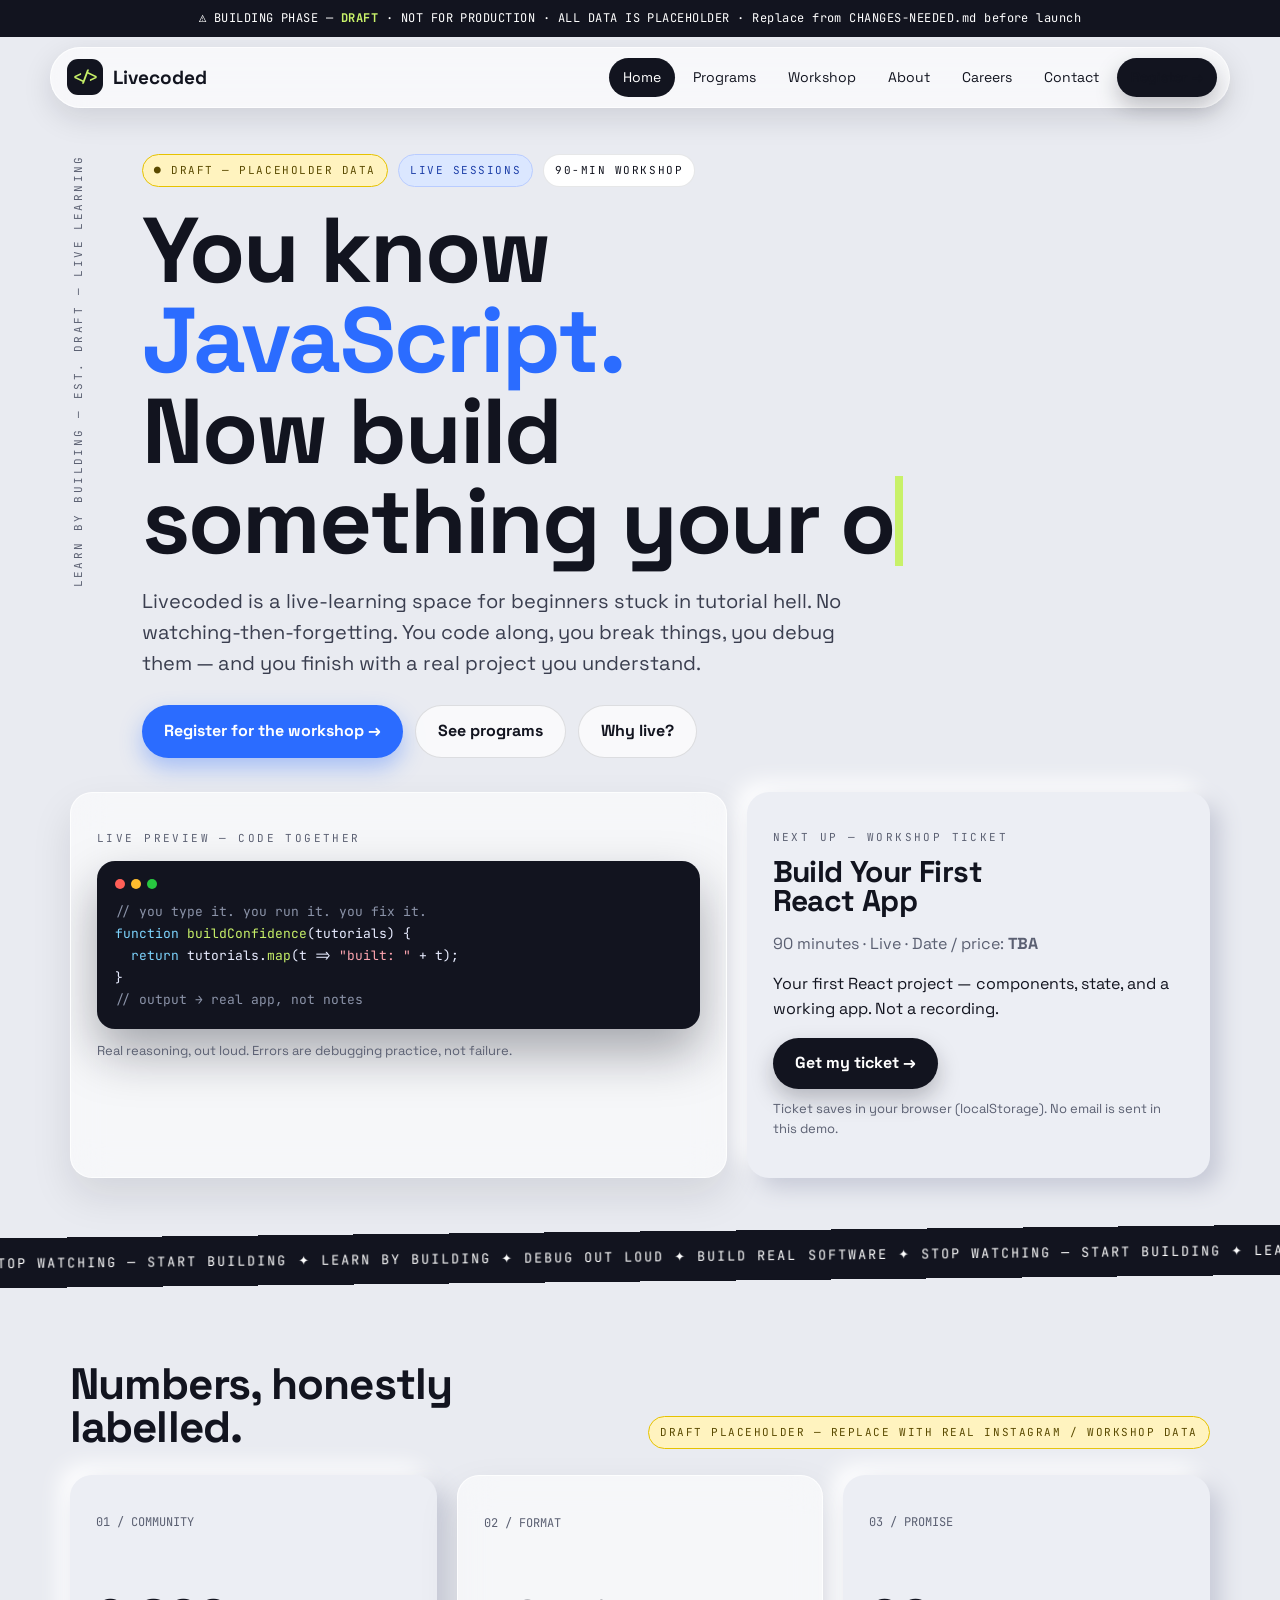
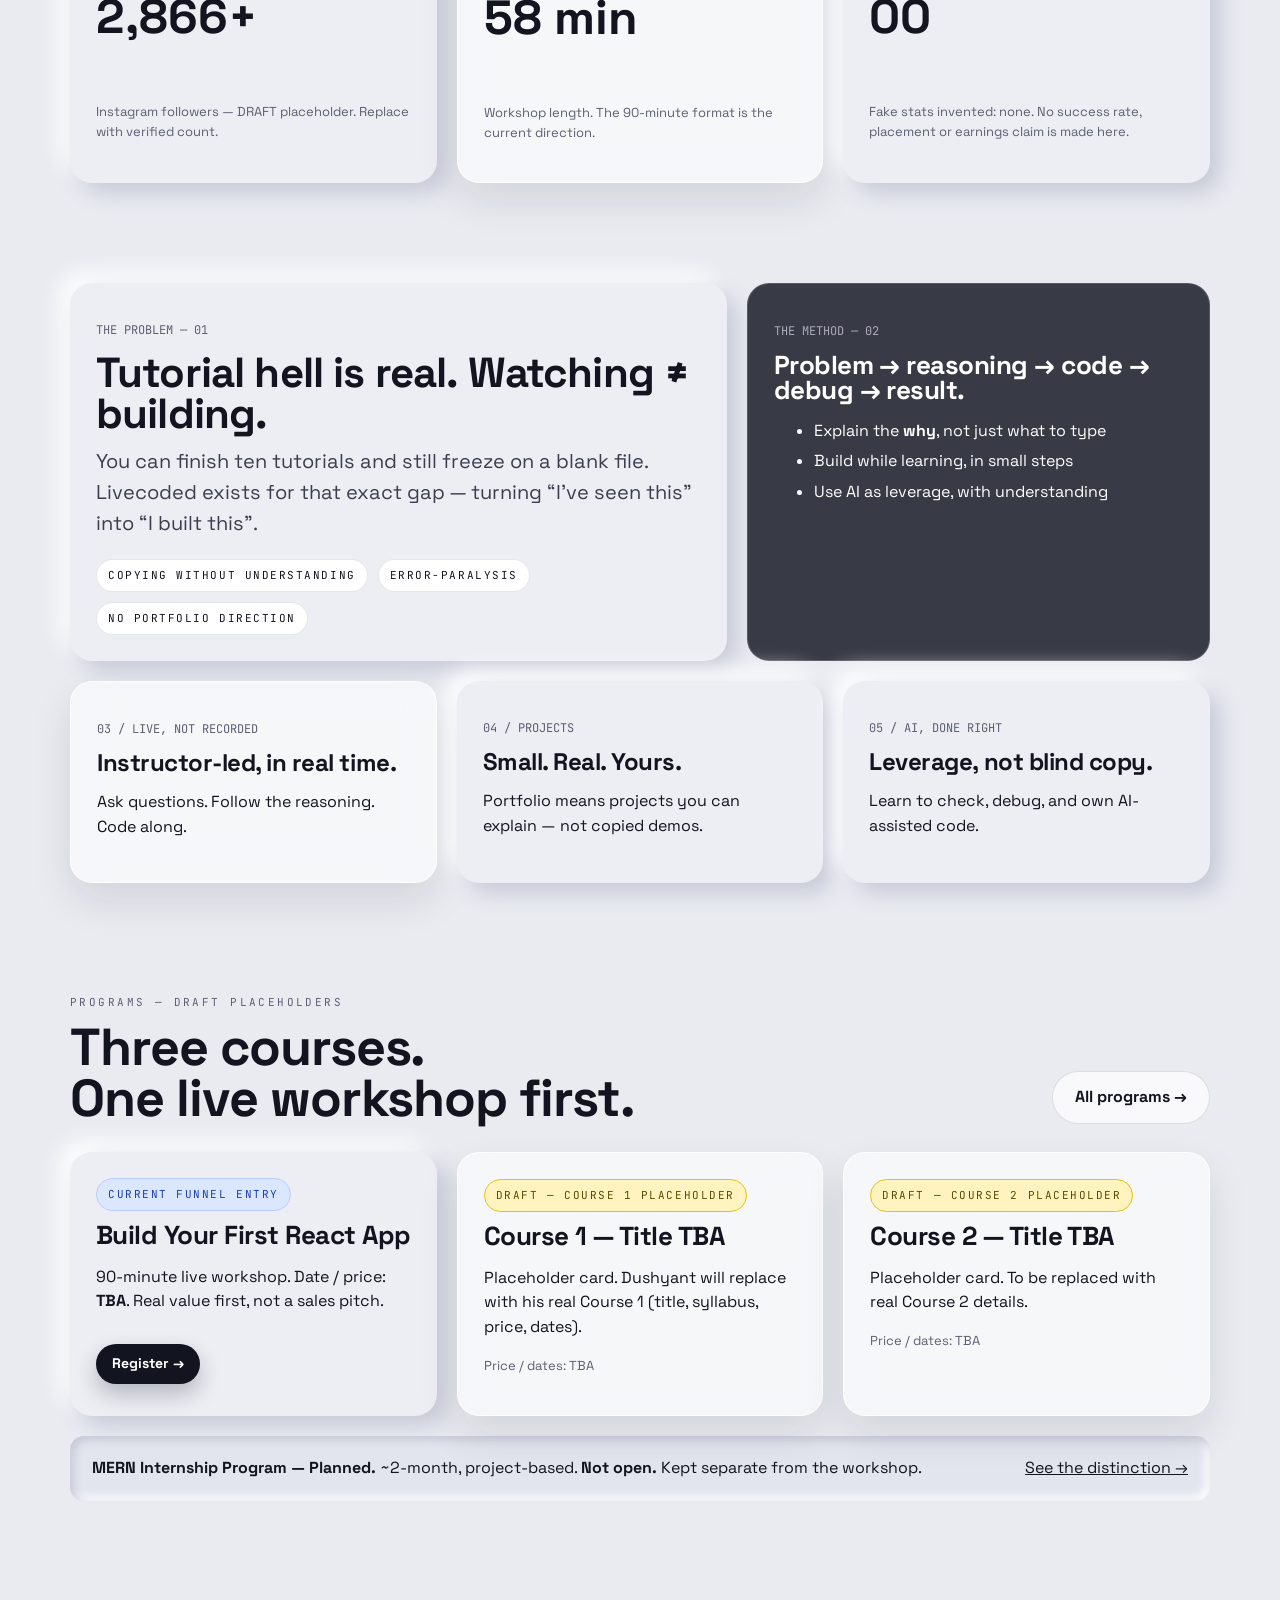
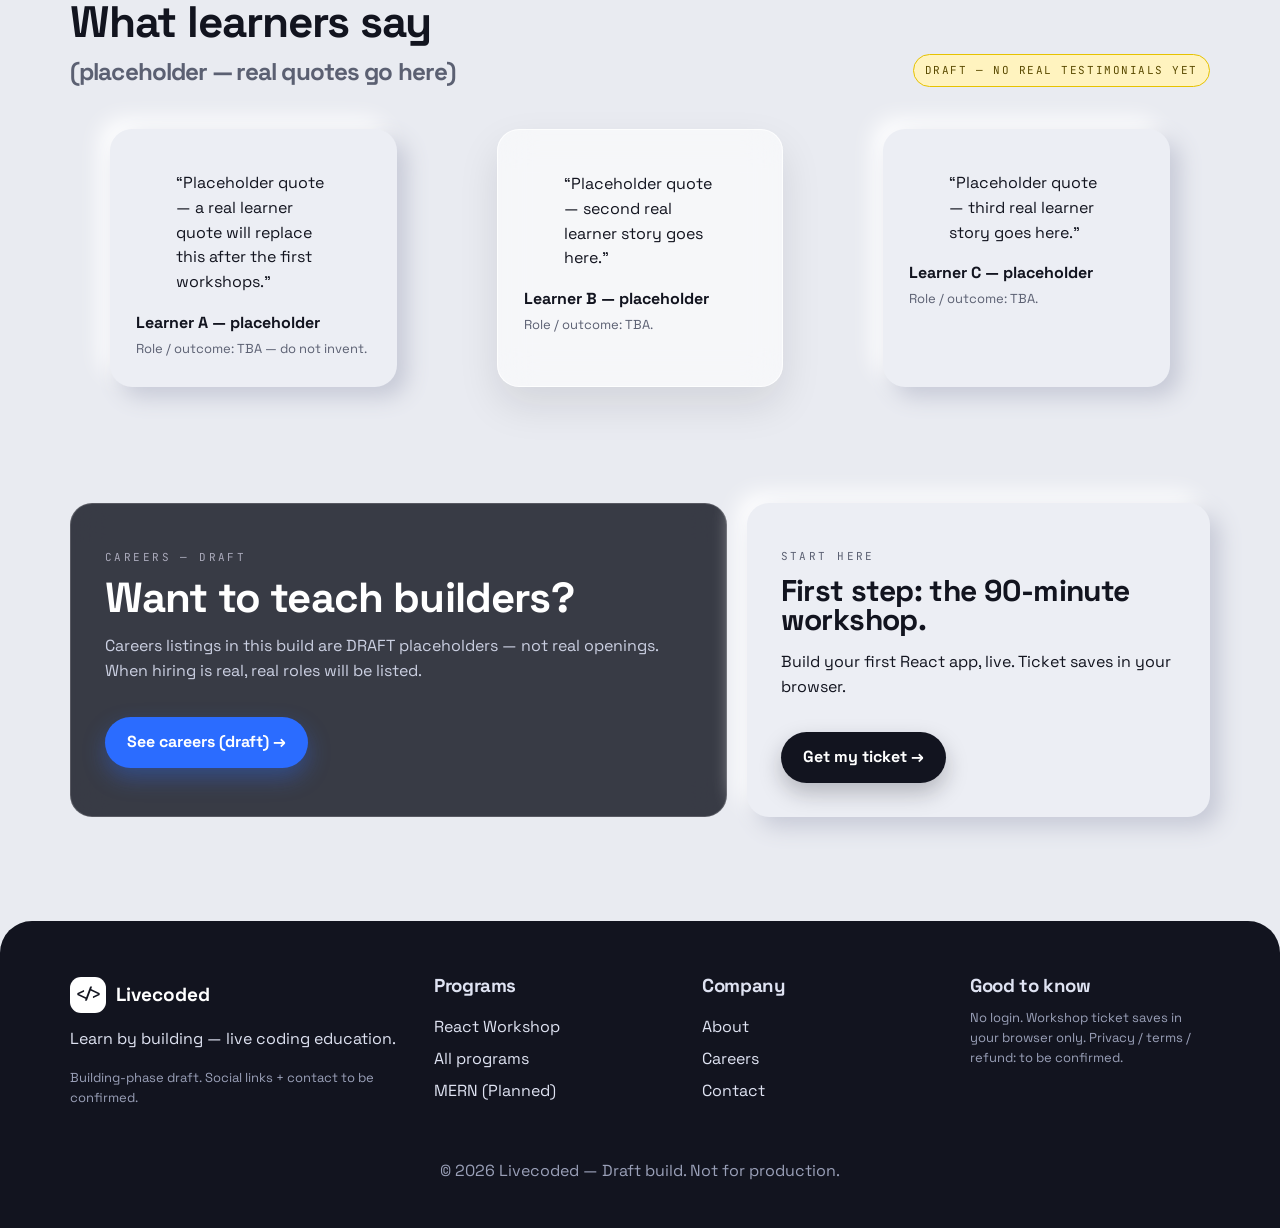
<file: index.html>
<!DOCTYPE html>
<html lang="en">
<head>
<meta charset="utf-8">
<meta name="viewport" content="width=device-width,initial-scale=1">
<title>Livecoded — Learn by Building</title>
<meta name="description" content="Livecoded — Learn by Building. Live, practical coding education. Building-phase draft: all data is placeholder.">
<link rel="preconnect" href="https://fonts.googleapis.com">
<link href="https://fonts.googleapis.com/css2?family=Space+Grotesk:wght@400;500;600;700&family=JetBrains+Mono:wght@400;600&display=swap" rel="stylesheet">
<link rel="stylesheet" href="assets/css/main.css">
</head>
<body>
<a class="skip" href="#main">Skip to content</a>
<div class="draft-banner">⚠ BUILDING PHASE — <b>DRAFT</b> · NOT FOR PRODUCTION · ALL DATA IS PLACEHOLDER · Replace from CHANGES-NEEDED.md before launch</div>
<div class="nav-wrap"><nav class="nav" aria-label="Main">
<a class="logo" href="index.html"><span class="logo-mark">&lt;/&gt;</span> Livecoded</a>
<div class="nav-links" id="navLinks">
<a href="index.html" aria-current="page">Home</a><a href="courses.html">Programs</a><a href="workshop.html">Workshop</a><a href="about.html">About</a><a href="careers.html">Careers</a><a href="contact.html">Contact</a>
<a class="btn btn-dark btn-sm" href="workshop.html">Register →</a>
</div>
<button class="btn btn-ghost btn-sm menu-btn" id="menuBtn" aria-expanded="false" aria-controls="navLinks">Menu</button>
</nav></div>

<main id="main">
<!-- HERO: editorial split, not centred heading. Left rail + giant type, right overlapping glass terminal + neu ticket. -->
<section class="section-tight"><div class="wrap" style="position:relative">
<div style="display:grid;grid-template-columns:64px 1fr;gap:8px">
<div class="small-label" style="writing-mode:vertical-rl;transform:rotate(180deg);text-align:right">LEARN BY BUILDING — EST. DRAFT — LIVE LEARNING</div>
<div>
<div style="display:flex;gap:10px;flex-wrap:wrap"><span class="chip chip-draft">● DRAFT — placeholder data</span><span class="chip chip-blue">Live sessions</span><span class="chip">90-min workshop</span></div>
<h1 class="display reveal" style="margin-top:18px">You know<br><span class="accent">JavaScript.</span><br>Now build<br>something <span data-typing="real|your own|that works"></span><span class="caret">&nbsp;</span></h1>
<p class="lede reveal" style="margin-top:20px">Livecoded is a live-learning space for beginners stuck in tutorial hell. No watching-then-forgetting. You code along, you break things, you debug them — and you finish with a real project you understand.</p>
<div style="display:flex;gap:12px;flex-wrap:wrap;margin-top:26px"><a class="btn btn-blue" href="workshop.html">Register for the workshop →</a><a class="btn btn-ghost" href="courses.html">See programs</a><a class="btn btn-ghost" href="about.html">Why live?</a></div>
</div>
</div>
<!-- Overlapping panels -->
<div class="bento" style="margin-top:34px">
<div class="glass span-7 card reveal"><p class="small-label">LIVE PREVIEW — CODE TOGETHER</p>
<div class="terminal" style="margin-top:14px"><div class="dots"><span class="dot" style="background:#ff5f57"></span><span class="dot" style="background:#febc2e"></span><span class="dot" style="background:#28c840"></span></div><span class="cm">// you type it. you run it. you fix it.</span><br><span class="kw">function</span> <span class="fn">buildConfidence</span>(tutorials) {<br>&nbsp;&nbsp;<span class="kw">return</span> tutorials.<span class="fn">map</span>(t =&gt; <span class="str">"built: "</span> + t);<br>}<br><span class="cm">// output → real app, not notes</span></div>
<p class="help" style="margin-top:12px">Real reasoning, out loud. Errors are debugging practice, not failure.</p></div>
<div class="neu span-5 card reveal float-slow"><p class="small-label">NEXT UP — WORKSHOP TICKET</p>
<h2 style="font-size:30px;margin-top:10px">Build Your First<br>React App</h2>
<p style="color:var(--muted)">90 minutes · Live · Date / price: <b>TBA</b></p>
<p>Your first React project — components, state, and a working app. Not a recording.</p>
<a class="btn btn-dark" href="workshop.html">Get my ticket →</a>
<p class="help" style="margin-top:10px">Ticket saves in your browser (localStorage). No email is sent in this demo.</p></div>
</div>
</div></section>

<div class="ticker" aria-hidden="true"><div class="ticker-inner"><span>Stop watching — start building ✦ Learn by building ✦ Debug out loud ✦ Build real software ✦ Stop watching — start building ✦ Learn by building ✦ Debug out loud ✦ Build real software ✦&nbsp;</span><span>Stop watching — start building ✦ Learn by building ✦ Debug out loud ✦ Build real software ✦ Stop watching — start building ✦ Learn by building ✦ Debug out loud ✦ Build real software ✦&nbsp;</span></div></div>

<!-- STATS — kept, but labelled DRAFT placeholder -->
<section class="section"><div class="wrap">
<div style="display:flex;justify-content:space-between;align-items:end;gap:16px;flex-wrap:wrap"><h2 style="font-size:clamp(28px,4vw,44px)">Numbers, honestly<br>labelled.</h2><span class="chip chip-draft">DRAFT placeholder — replace with real Instagram / workshop data</span></div>
<div class="bento" style="margin-top:26px">
<div class="neu card span-4 reveal"><p class="num">01 / COMMUNITY</p><p style="font-size:48px;font-weight:700"><span data-count="4400" data-suffix="+">0</span></p><p class="help">Instagram followers — DRAFT placeholder. Replace with verified count.</p></div>
<div class="glass card span-4 reveal"><p class="num">02 / FORMAT</p><p style="font-size:48px;font-weight:700"><span data-count="90" data-suffix=" min">0</span></p><p class="help">Workshop length. The 90-minute format is the current direction.</p></div>
<div class="neu card span-4 reveal"><p class="num">03 / PROMISE</p><p style="font-size:48px;font-weight:700">0<span data-count="0" data-suffix="">0</span></p><p class="help">Fake stats invented: none. No success rate, placement or earnings claim is made here.</p></div>
</div>
</div></section>

<!-- PHILOSOPHY — bento, staggered -->
<section class="section-tight"><div class="wrap">
<div class="bento">
<article class="neu card span-7 reveal"><p class="num">THE PROBLEM — 01</p><h2 style="font-size:clamp(28px,3.6vw,42px);margin-top:10px">Tutorial hell is real. Watching ≠ building.</h2><p class="lede" style="margin-top:12px">You can finish ten tutorials and still freeze on a blank file. Livecoded exists for that exact gap — turning “I’ve seen this” into “I built this”.</p><div style="display:flex;gap:10px;flex-wrap:wrap;margin-top:16px"><span class="chip">Copying without understanding</span><span class="chip">Error-paralysis</span><span class="chip">No portfolio direction</span></div></article>
<article class="glass-dark card span-5 reveal"><p class="num" style="color:#aab">THE METHOD — 02</p><h3 style="font-size:26px;margin-top:10px">Problem → reasoning → code → debug → result.</h3><ul style="margin-top:12px;line-height:1.9"><li>Explain the <b>why</b>, not just what to type</li><li>Build while learning, in small steps</li><li>Use AI as leverage, with understanding</li></ul></article>
<article class="glass card span-4 reveal"><p class="num">03 / LIVE, NOT RECORDED</p><h3 style="font-size:24px;margin-top:8px">Instructor-led, in real time.</h3><p>Ask questions. Follow the reasoning. Code along.</p></article>
<article class="neu card span-4 reveal"><p class="num">04 / PROJECTS</p><h3 style="font-size:24px;margin-top:8px">Small. Real. Yours.</h3><p>Portfolio means projects you can explain — not copied demos.</p></article>
<article class="neu card span-4 reveal"><p class="num">05 / AI, DONE RIGHT</p><h3 style="font-size:24px;margin-top:8px">Leverage, not blind copy.</h3><p>Learn to check, debug, and own AI-assisted code.</p></article>
</div>
</div></section>

<!-- PROGRAMS preview -->
<section class="section"><div class="wrap">
<div style="display:flex;justify-content:space-between;align-items:end;gap:16px;flex-wrap:wrap"><div><p class="small-label">PROGRAMS — DRAFT PLACEHOLDERS</p><h2 style="font-size:clamp(30px,4.4vw,52px);margin-top:8px">Three courses.<br>One live workshop first.</h2></div><a class="btn btn-ghost" href="courses.html">All programs →</a></div>
<div class="bento" style="margin-top:28px">
<article class="neu card span-4 reveal"><span class="chip chip-blue">Current funnel entry</span><h3 style="font-size:26px;margin-top:12px">Build Your First React App</h3><p>90-minute live workshop. Date / price: <b>TBA</b>. Real value first, not a sales pitch.</p><a class="btn btn-dark btn-sm" href="workshop.html" style="margin-top:14px">Register →</a></article>
<article class="glass card span-4 reveal"><span class="chip chip-draft">DRAFT — Course 1 placeholder</span><h3 style="font-size:26px;margin-top:12px">Course 1 — Title TBA</h3><p>Placeholder card. Dushyant will replace with his real Course 1 (title, syllabus, price, dates).</p><p class="help">Price / dates: TBA</p></article>
<article class="glass card span-4 reveal"><span class="chip chip-draft">DRAFT — Course 2 placeholder</span><h3 style="font-size:26px;margin-top:12px">Course 2 — Title TBA</h3><p>Placeholder card. To be replaced with real Course 2 details.</p><p class="help">Price / dates: TBA</p></article>
</div>
<div class="neu-inset" style="padding:20px 22px;margin-top:20px;display:flex;justify-content:space-between;gap:16px;flex-wrap:wrap;align-items:center"><p style="margin:0"><b>MERN Internship Program — Planned.</b> ~2-month, project-based. <b>Not open.</b> Kept separate from the workshop.</p><a href="courses.html">See the distinction →</a></div>
</div></section>

<!-- TESTIMONIALS — kept, placeholder-labelled, no fake people -->
<section class="section-tight"><div class="wrap">
<div style="display:flex;justify-content:space-between;align-items:end;gap:16px;flex-wrap:wrap"><h2 style="font-size:clamp(28px,4vw,44px)">What learners say<br><span style="color:var(--muted);font-size:.55em">(placeholder — real quotes go here)</span></h2><span class="chip chip-draft">DRAFT — no real testimonials yet</span></div>
<div class="bento" style="margin-top:26px">
<figure class="neu card span-4 reveal"><blockquote>“Placeholder quote — a real learner quote will replace this after the first workshops.”</blockquote><figcaption style="margin-top:14px"><b>Learner A — placeholder</b><br><span class="help">Role / outcome: TBA — do not invent.</span></figcaption></figure>
<figure class="glass card span-4 reveal"><blockquote>“Placeholder quote — second real learner story goes here.”</blockquote><figcaption style="margin-top:14px"><b>Learner B — placeholder</b><br><span class="help">Role / outcome: TBA.</span></figcaption></figure>
<figure class="neu card span-4 reveal"><blockquote>“Placeholder quote — third real learner story goes here.”</blockquote><figcaption style="margin-top:14px"><b>Learner C — placeholder</b><br><span class="help">Role / outcome: TBA.</span></figcaption></figure>
</div>
</div></section>

<!-- CAREERS teaser + CTA -->
<section class="section"><div class="wrap"><div class="bento">
<div class="glass-dark card span-7 reveal" style="padding:34px"><p class="small-label" style="color:#aab">CAREERS — DRAFT</p><h2 style="font-size:clamp(28px,3.6vw,42px);margin-top:10px">Want to teach builders?</h2><p style="color:#cbd0e2">Careers listings in this build are DRAFT placeholders — not real openings. When hiring is real, real roles will be listed.</p><a class="btn btn-blue" href="careers.html" style="margin-top:18px">See careers (draft) →</a></div>
<div class="neu card span-5 reveal" style="padding:34px"><p class="small-label">START HERE</p><h2 style="font-size:30px;margin-top:10px">First step: the 90-minute workshop.</h2><p>Build your first React app, live. Ticket saves in your browser.</p><a class="btn btn-dark" href="workshop.html" style="margin-top:16px">Get my ticket →</a></div>
</div></div></section>
</main>

<footer><div class="wrap"><div class="footer-grid">
<div><a class="logo" href="index.html" style="color:#fff"><span class="logo-mark" style="background:#fff;color:#12141f">&lt;/&gt;</span> Livecoded</a><p style="margin-top:14px">Learn by building — live coding education.</p><p class="help" style="color:#9aa0b8">Building-phase draft. Social links + contact to be confirmed.</p></div>
<div><h3>Programs</h3><ul style="list-style:none;padding:0;line-height:2"><li><a href="workshop.html">React Workshop</a></li><li><a href="courses.html">All programs</a></li><li><a href="courses.html">MERN (Planned)</a></li></ul></div>
<div><h3>Company</h3><ul style="list-style:none;padding:0;line-height:2"><li><a href="about.html">About</a></li><li><a href="careers.html">Careers</a></li><li><a href="contact.html">Contact</a></li></ul></div>
<div><h3>Good to know</h3><p class="help" style="color:#9aa0b8">No login. Workshop ticket saves in your browser only. Privacy / terms / refund: to be confirmed.</p></div>
</div><p style="text-align:center;color:#9aa0b8;margin-top:36px">© 2026 Livecoded — Draft build. Not for production.</p></div></footer>
<script src="assets/js/main.js"></script>
</body>
</html>
</file>
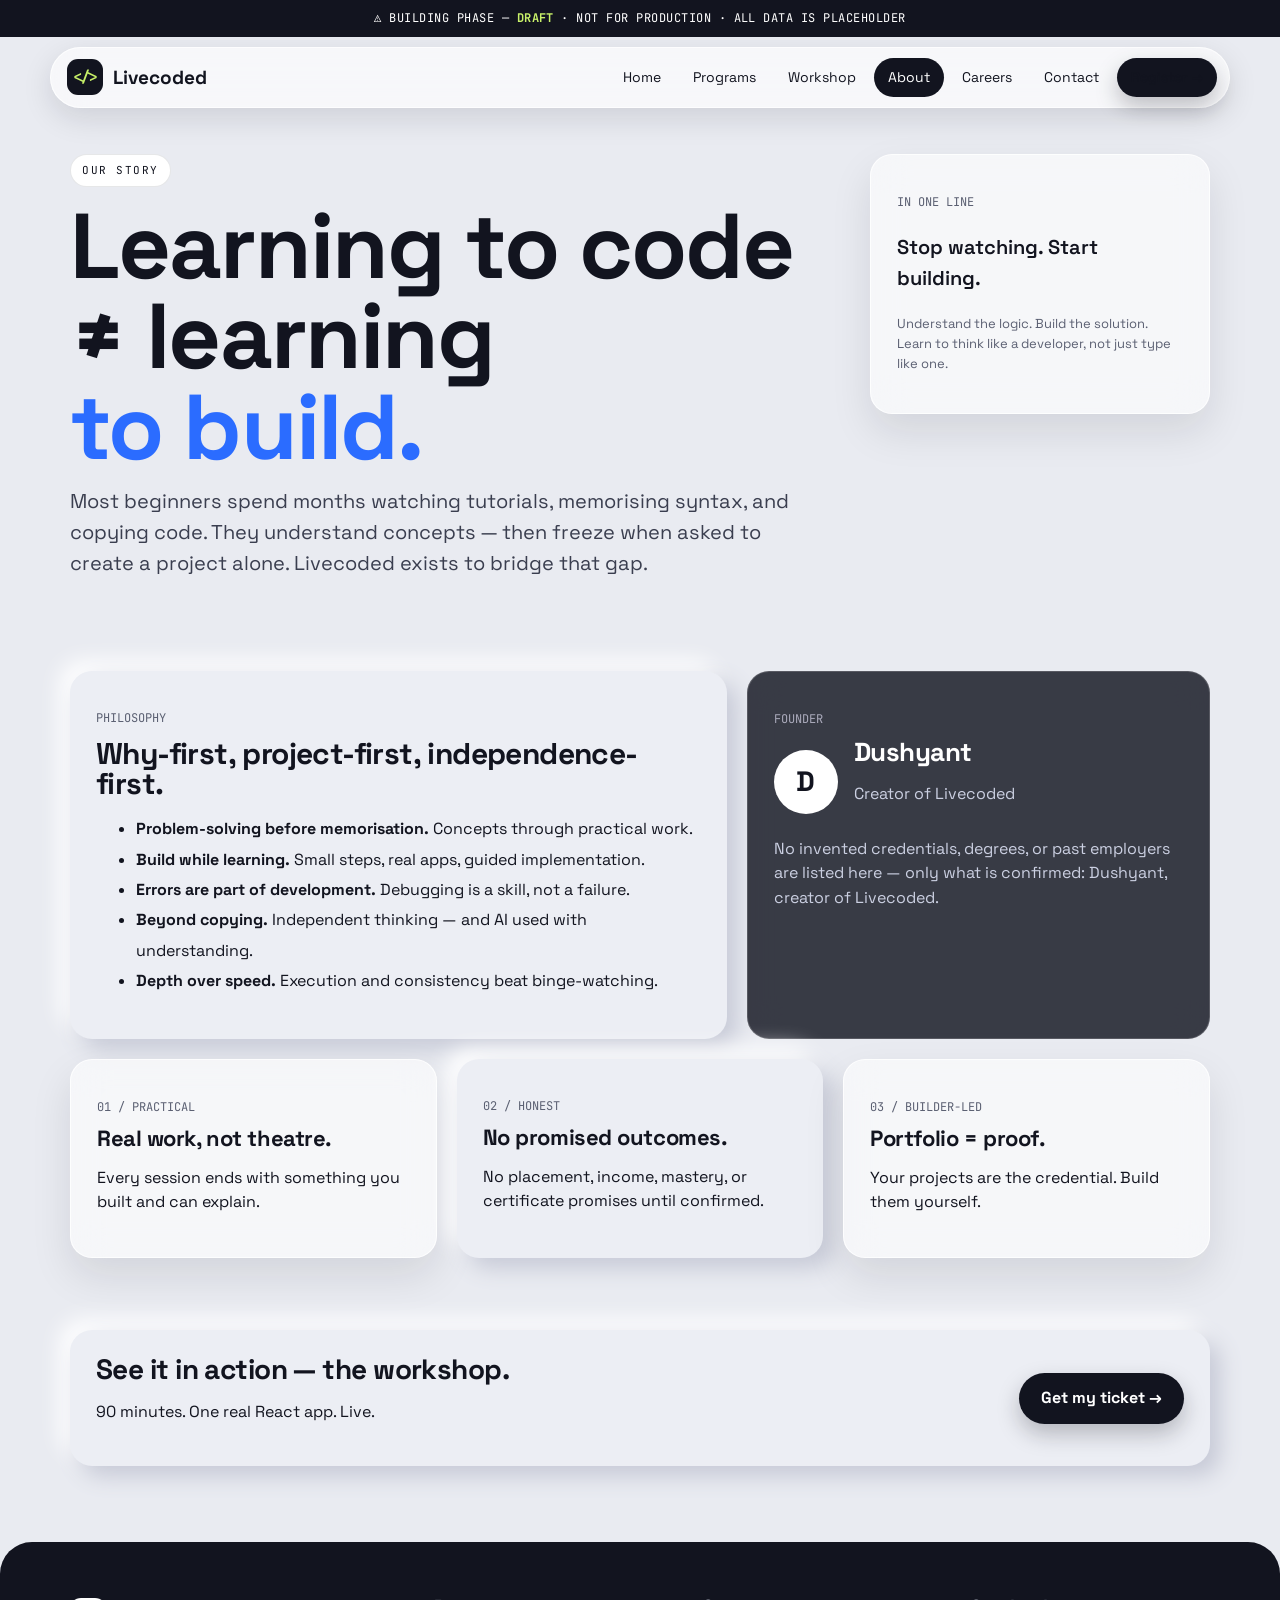
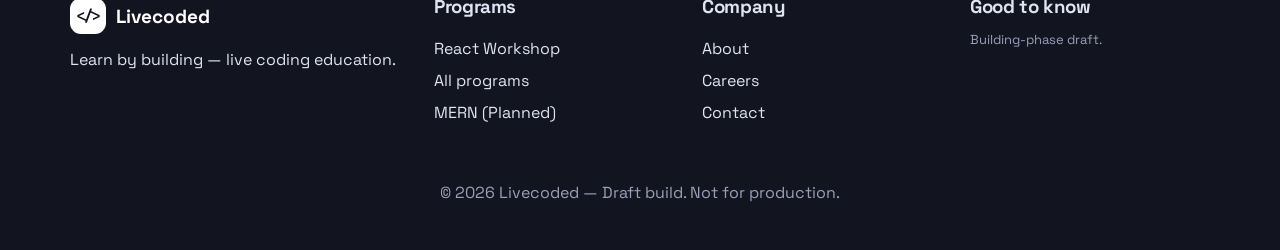
<file: about.html>
<!DOCTYPE html>
<html lang="en"><head><meta charset="utf-8"><meta name="viewport" content="width=device-width,initial-scale=1">
<title>About — Livecoded</title><meta name="description" content="About Livecoded: learn by building, live learning philosophy, founder Dushyant. Draft build.">
<link href="https://fonts.googleapis.com/css2?family=Space+Grotesk:wght@400;500;600;700&family=JetBrains+Mono:wght@400;600&display=swap" rel="stylesheet">
<link rel="stylesheet" href="assets/css/main.css"></head>
<body><a class="skip" href="#main">Skip to content</a>
<div class="draft-banner">⚠ BUILDING PHASE — <b>DRAFT</b> · NOT FOR PRODUCTION · ALL DATA IS PLACEHOLDER</div>
<div class="nav-wrap"><nav class="nav" aria-label="Main"><a class="logo" href="index.html"><span class="logo-mark">&lt;/&gt;</span> Livecoded</a>
<div class="nav-links" id="navLinks"><a href="index.html">Home</a><a href="courses.html">Programs</a><a href="workshop.html">Workshop</a><a href="about.html" aria-current="page">About</a><a href="careers.html">Careers</a><a href="contact.html">Contact</a><a class="btn btn-dark btn-sm" href="workshop.html">Register →</a></div>
<button class="btn btn-ghost btn-sm menu-btn" id="menuBtn" aria-expanded="false" aria-controls="navLinks">Menu</button></nav></div>
<main id="main">
<section class="section-tight"><div class="wrap"><div style="display:grid;grid-template-columns:1fr 340px;gap:24px;align-items:start">
<div><span class="chip">OUR STORY</span><h1 class="display" style="margin-top:14px">Learning to code<br>≠ learning<br><span class="accent">to build.</span></h1><p class="lede" style="margin-top:14px">Most beginners spend months watching tutorials, memorising syntax, and copying code. They understand concepts — then freeze when asked to create a project alone. Livecoded exists to bridge that gap.</p></div>
<div class="glass card"><p class="num">IN ONE LINE</p><p style="font-size:20px;font-weight:600">Stop watching. Start building.</p><p class="help">Understand the logic. Build the solution. Learn to think like a developer, not just type like one.</p></div>
</div></div></section>
<section class="section-tight"><div class="wrap"><div class="bento">
<article class="neu card span-7 reveal"><p class="num">PHILOSOPHY</p><h2 style="font-size:30px;margin-top:10px">Why-first, project-first, independence-first.</h2><ul style="line-height:1.9"><li><b>Problem-solving before memorisation.</b> Concepts through practical work.</li><li><b>Build while learning.</b> Small steps, real apps, guided implementation.</li><li><b>Errors are part of development.</b> Debugging is a skill, not a failure.</li><li><b>Beyond copying.</b> Independent thinking — and AI used with understanding.</li><li><b>Depth over speed.</b> Execution and consistency beat binge-watching.</li></ul></article>
<article class="glass-dark card span-5 reveal"><p class="num" style="color:#aab">FOUNDER</p><div style="display:flex;gap:16px;align-items:center;margin-top:12px"><div style="width:64px;height:64px;border-radius:50%;background:#fff;color:#12141f;display:grid;place-items:center;font-size:28px;font-weight:700">D</div><div><h2 style="font-size:26px">Dushyant</h2><p style="color:#cbd0e2">Creator of Livecoded</p></div></div><p style="color:#cbd0e2;margin-top:14px">No invented credentials, degrees, or past employers are listed here — only what is confirmed: Dushyant, creator of Livecoded.</p></article>
<article class="glass card span-4 reveal"><p class="num">01 / PRACTICAL</p><h3 style="font-size:22px;margin-top:8px">Real work, not theatre.</h3><p>Every session ends with something you built and can explain.</p></article>
<article class="neu card span-4 reveal"><p class="num">02 / HONEST</p><h3 style="font-size:22px;margin-top:8px">No promised outcomes.</h3><p>No placement, income, mastery, or certificate promises until confirmed.</p></article>
<article class="glass card span-4 reveal"><p class="num">03 / BUILDER-LED</p><h3 style="font-size:22px;margin-top:8px">Portfolio = proof.</h3><p>Your projects are the credential. Build them yourself.</p></article>
</div></div></section>
<section class="section-tight"><div class="wrap"><div class="neu card reveal" style="display:flex;justify-content:space-between;gap:16px;flex-wrap:wrap;align-items:center"><div><h2 style="font-size:28px">See it in action — the workshop.</h2><p>90 minutes. One real React app. Live.</p></div><a class="btn btn-dark" href="workshop.html">Get my ticket →</a></div></div></section>
</main>
<footer><div class="wrap"><div class="footer-grid"><div><a class="logo" href="index.html" style="color:#fff"><span class="logo-mark" style="background:#fff;color:#12141f">&lt;/&gt;</span> Livecoded</a><p style="margin-top:14px">Learn by building — live coding education.</p></div><div><h3>Programs</h3><ul style="list-style:none;padding:0;line-height:2"><li><a href="workshop.html">React Workshop</a></li><li><a href="courses.html">All programs</a></li><li><a href="courses.html">MERN (Planned)</a></li></ul></div><div><h3>Company</h3><ul style="list-style:none;padding:0;line-height:2"><li><a href="about.html">About</a></li><li><a href="careers.html">Careers</a></li><li><a href="contact.html">Contact</a></li></ul></div><div><h3>Good to know</h3><p class="help" style="color:#9aa0b8">Building-phase draft.</p></div></div><p style="text-align:center;color:#9aa0b8;margin-top:36px">© 2026 Livecoded — Draft build. Not for production.</p></div></footer>
<script src="assets/js/main.js"></script></body></html>
</file>
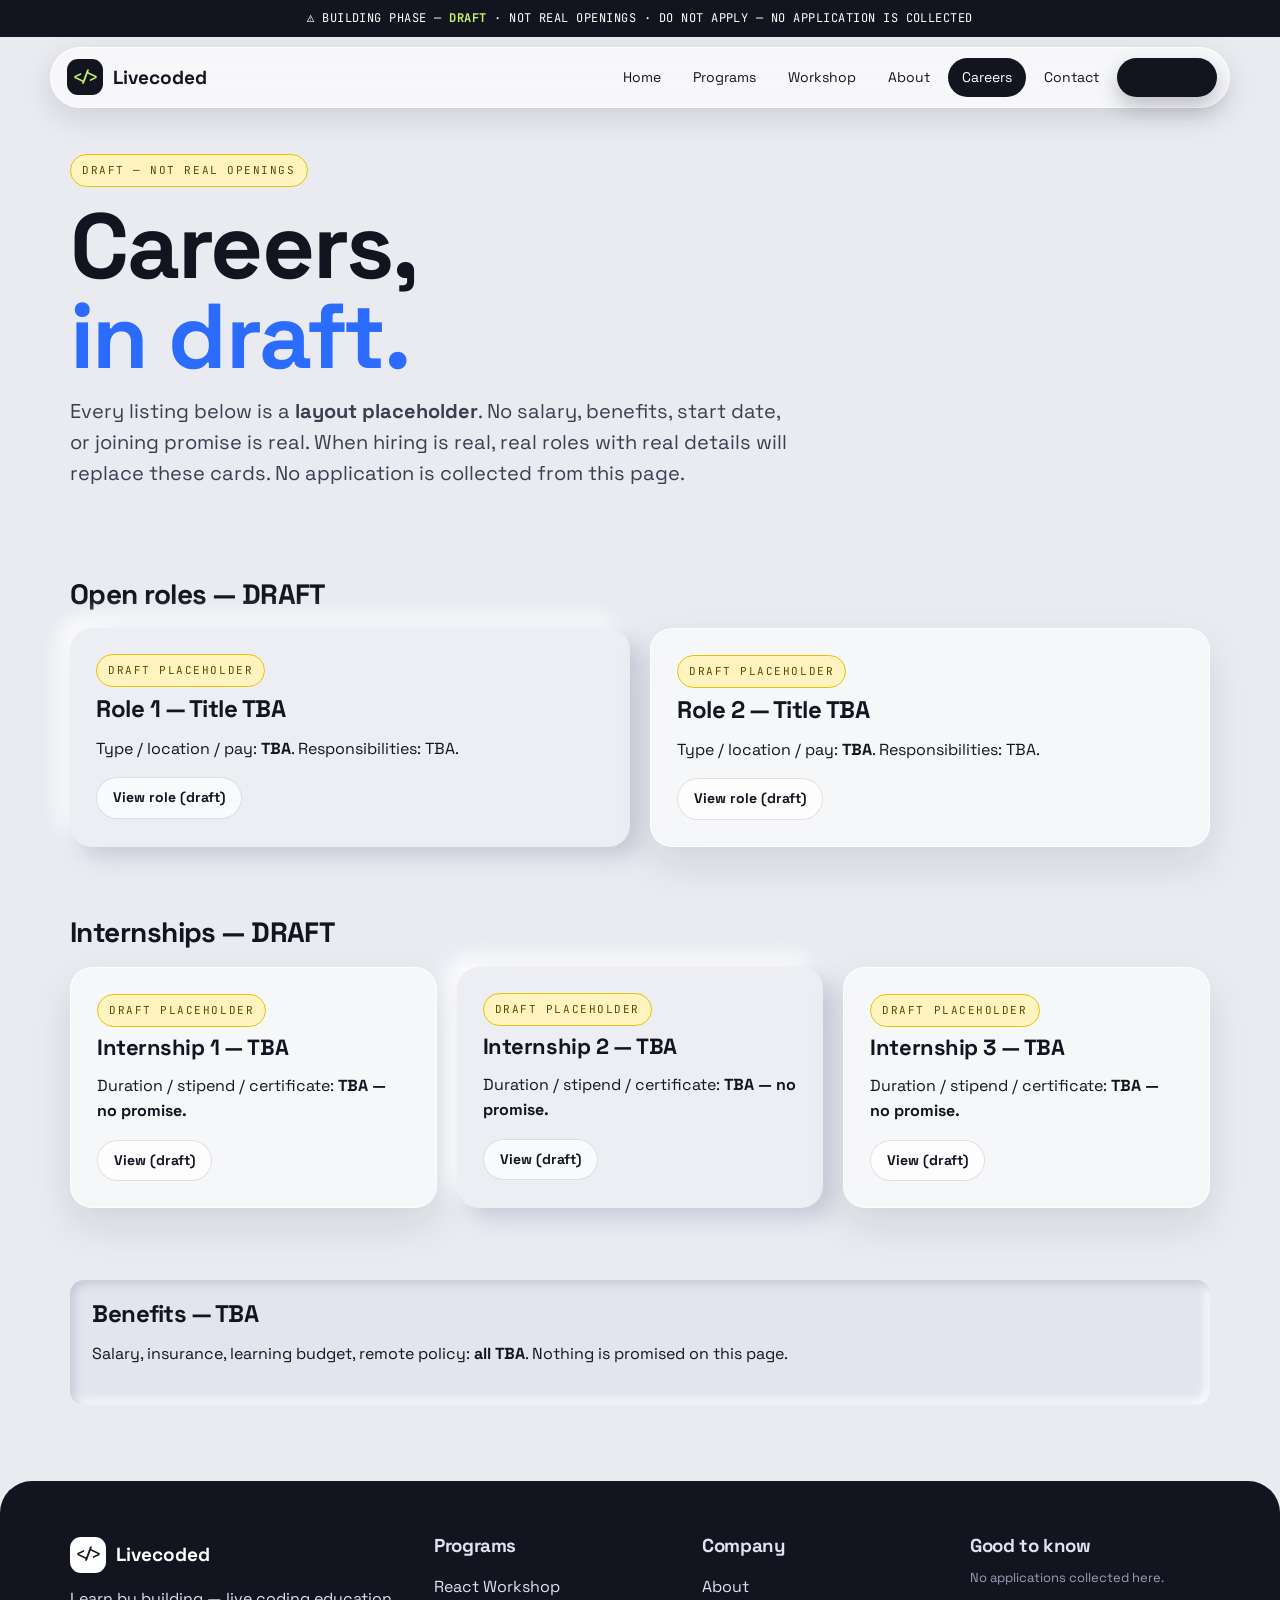
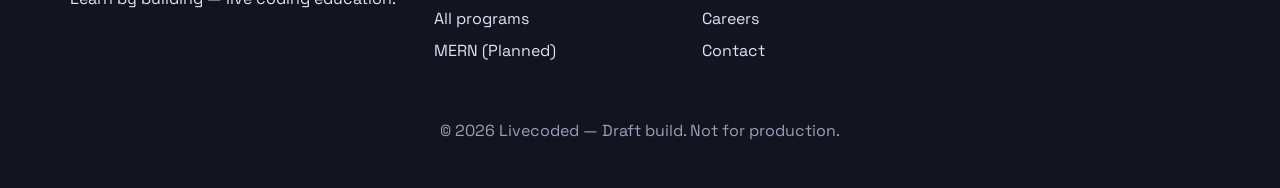
<file: careers.html>
<!DOCTYPE html>
<html lang="en"><head><meta charset="utf-8"><meta name="viewport" content="width=device-width,initial-scale=1">
<title>Careers — Livecoded</title><meta name="description" content="Livecoded careers — DRAFT placeholder listings, not real openings.">
<link href="https://fonts.googleapis.com/css2?family=Space+Grotesk:wght@400;500;600;700&family=JetBrains+Mono:wght@400;600&display=swap" rel="stylesheet">
<link rel="stylesheet" href="assets/css/main.css"></head>
<body><a class="skip" href="#main">Skip to content</a>
<div class="draft-banner">⚠ BUILDING PHASE — <b>DRAFT</b> · NOT REAL OPENINGS · DO NOT APPLY — NO APPLICATION IS COLLECTED</div>
<div class="nav-wrap"><nav class="nav" aria-label="Main"><a class="logo" href="index.html"><span class="logo-mark">&lt;/&gt;</span> Livecoded</a>
<div class="nav-links" id="navLinks"><a href="index.html">Home</a><a href="courses.html">Programs</a><a href="workshop.html">Workshop</a><a href="about.html">About</a><a href="careers.html" aria-current="page">Careers</a><a href="contact.html">Contact</a><a class="btn btn-dark btn-sm" href="workshop.html">Register →</a></div>
<button class="btn btn-ghost btn-sm menu-btn" id="menuBtn" aria-expanded="false" aria-controls="navLinks">Menu</button></nav></div>
<main id="main">
<section class="section-tight"><div class="wrap">
<span class="chip chip-draft">DRAFT — not real openings</span>
<h1 class="display" style="margin-top:14px">Careers,<br><span class="accent">in draft.</span></h1>
<p class="lede" style="margin-top:14px">Every listing below is a <b>layout placeholder</b>. No salary, benefits, start date, or joining promise is real. When hiring is real, real roles with real details will replace these cards. No application is collected from this page.</p>
<p id="draftApplyNote" hidden style="background:#fff3bf;border:1px solid #e6c200;padding:12px;border-radius:12px;margin-top:16px"></p>
</div></section>
<section class="section-tight"><div class="wrap"><h2 style="font-size:28px">Open roles — DRAFT</h2><div class="bento" style="margin-top:20px">
<article class="neu card span-6 reveal"><span class="chip chip-draft">DRAFT placeholder</span><h3 style="font-size:24px;margin-top:10px">Role 1 — Title TBA</h3><p>Type / location / pay: <b>TBA</b>. Responsibilities: TBA.</p><button class="btn btn-ghost btn-sm" data-draft-apply type="button">View role (draft)</button></article>
<article class="glass card span-6 reveal"><span class="chip chip-draft">DRAFT placeholder</span><h3 style="font-size:24px;margin-top:10px">Role 2 — Title TBA</h3><p>Type / location / pay: <b>TBA</b>. Responsibilities: TBA.</p><button class="btn btn-ghost btn-sm" data-draft-apply type="button">View role (draft)</button></article>
</div></div></section>
<section class="section-tight"><div class="wrap"><h2 style="font-size:28px">Internships — DRAFT</h2><div class="bento" style="margin-top:20px">
<article class="glass card span-4 reveal"><span class="chip chip-draft">DRAFT placeholder</span><h3 style="font-size:22px;margin-top:10px">Internship 1 — TBA</h3><p>Duration / stipend / certificate: <b>TBA — no promise.</b></p><button class="btn btn-ghost btn-sm" data-draft-apply type="button">View (draft)</button></article>
<article class="neu card span-4 reveal"><span class="chip chip-draft">DRAFT placeholder</span><h3 style="font-size:22px;margin-top:10px">Internship 2 — TBA</h3><p>Duration / stipend / certificate: <b>TBA — no promise.</b></p><button class="btn btn-ghost btn-sm" data-draft-apply type="button">View (draft)</button></article>
<article class="glass card span-4 reveal"><span class="chip chip-draft">DRAFT placeholder</span><h3 style="font-size:22px;margin-top:10px">Internship 3 — TBA</h3><p>Duration / stipend / certificate: <b>TBA — no promise.</b></p><button class="btn btn-ghost btn-sm" data-draft-apply type="button">View (draft)</button></article>
</div></div></section>
<section class="section-tight"><div class="wrap"><div class="neu-inset" style="padding:22px"><h2 style="font-size:24px">Benefits — TBA</h2><p>Salary, insurance, learning budget, remote policy: <b>all TBA</b>. Nothing is promised on this page.</p></div></div></section>
</main>
<footer><div class="wrap"><div class="footer-grid"><div><a class="logo" href="index.html" style="color:#fff"><span class="logo-mark" style="background:#fff;color:#12141f">&lt;/&gt;</span> Livecoded</a><p style="margin-top:14px">Learn by building — live coding education.</p></div><div><h3>Programs</h3><ul style="list-style:none;padding:0;line-height:2"><li><a href="workshop.html">React Workshop</a></li><li><a href="courses.html">All programs</a></li><li><a href="courses.html">MERN (Planned)</a></li></ul></div><div><h3>Company</h3><ul style="list-style:none;padding:0;line-height:2"><li><a href="about.html">About</a></li><li><a href="careers.html">Careers</a></li><li><a href="contact.html">Contact</a></li></ul></div><div><h3>Good to know</h3><p class="help" style="color:#9aa0b8">No applications collected here.</p></div></div><p style="text-align:center;color:#9aa0b8;margin-top:36px">© 2026 Livecoded — Draft build. Not for production.</p></div></footer>
<script src="assets/js/main.js"></script></body></html>
</file>
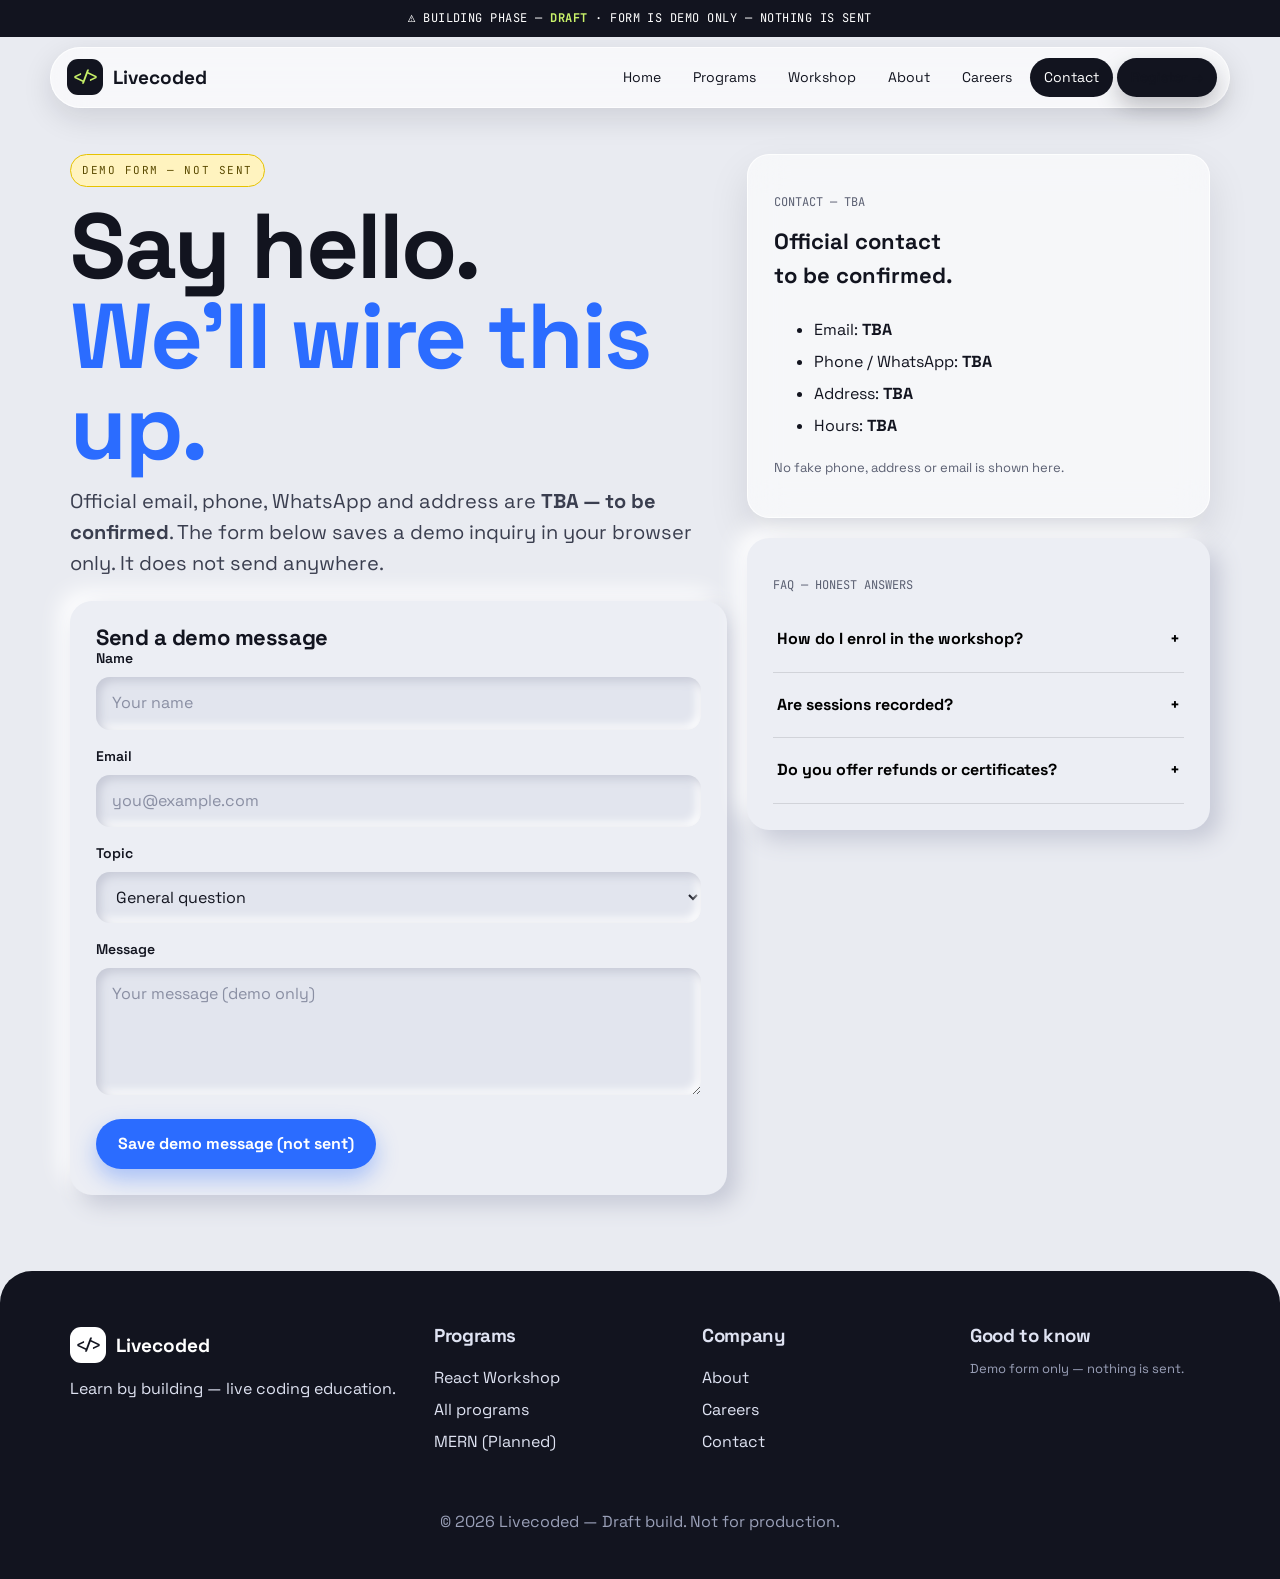
<file: contact.html>
<!DOCTYPE html>
<html lang="en"><head><meta charset="utf-8"><meta name="viewport" content="width=device-width,initial-scale=1">
<title>Contact — Livecoded</title><meta name="description" content="Contact Livecoded — demo form only, not sent. Official contact TBA.">
<link href="https://fonts.googleapis.com/css2?family=Space+Grotesk:wght@400;500;600;700&family=JetBrains+Mono:wght@400;600&display=swap" rel="stylesheet">
<link rel="stylesheet" href="assets/css/main.css"></head>
<body><a class="skip" href="#main">Skip to content</a>
<div class="draft-banner">⚠ BUILDING PHASE — <b>DRAFT</b> · FORM IS DEMO ONLY — NOTHING IS SENT</div>
<div class="nav-wrap"><nav class="nav" aria-label="Main"><a class="logo" href="index.html"><span class="logo-mark">&lt;/&gt;</span> Livecoded</a>
<div class="nav-links" id="navLinks"><a href="index.html">Home</a><a href="courses.html">Programs</a><a href="workshop.html">Workshop</a><a href="about.html">About</a><a href="careers.html">Careers</a><a href="contact.html" aria-current="page">Contact</a><a class="btn btn-dark btn-sm" href="workshop.html">Register →</a></div>
<button class="btn btn-ghost btn-sm menu-btn" id="menuBtn" aria-expanded="false" aria-controls="navLinks">Menu</button></nav></div>
<main id="main">
<section class="section-tight"><div class="wrap"><div class="bento">
<div class="span-7"><span class="chip chip-draft">Demo form — not sent</span><h1 class="display" style="margin-top:14px">Say hello.<br><span class="accent">We’ll wire this up.</span></h1><p class="lede" style="margin-top:14px">Official email, phone, WhatsApp and address are <b>TBA — to be confirmed</b>. The form below saves a demo inquiry in your browser only. It does not send anywhere.</p>
<div class="neu card" style="margin-top:22px"><h2 style="font-size:22px">Send a demo message</h2>
<form id="contactForm">
<div class="field"><label for="cfName">Name</label><input id="cfName" type="text" placeholder="Your name" autocomplete="name"></div>
<div class="field"><label for="cfEmail">Email</label><input id="cfEmail" type="email" placeholder="you@example.com" autocomplete="email"></div>
<div class="field"><label for="cfTopic">Topic</label><select id="cfTopic"><option>General question</option><option>Workshop</option><option>Programs</option><option>Other</option></select></div>
<div class="field"><label for="cfMsg">Message</label><textarea id="cfMsg" rows="4" placeholder="Your message (demo only)"></textarea></div>
<p id="contactNote" hidden style="background:#dbe7ff;border:1px solid #b9ccff;padding:12px;border-radius:12px"></p>
<button class="btn btn-blue" type="submit">Save demo message (not sent)</button>
</form></div></div>
<div class="span-5"><div class="glass card"><p class="num">CONTACT — TBA</p><p style="font-size:22px;font-weight:700;margin-top:10px">Official contact<br>to be confirmed.</p><ul style="line-height:2"><li>Email: <b>TBA</b></li><li>Phone / WhatsApp: <b>TBA</b></li><li>Address: <b>TBA</b></li><li>Hours: <b>TBA</b></li></ul><p class="help">No fake phone, address or email is shown here.</p></div>
<div class="neu card" style="margin-top:20px"><p class="num">FAQ — HONEST ANSWERS</p><div class="faq"><button aria-expanded="false">How do I enrol in the workshop? <span>+</span></button><div class="answer">Use the Workshop page. Date / price / registration link appear only once confirmed.</div></div><div class="faq"><button aria-expanded="false">Are sessions recorded? <span>+</span></button><div class="answer">Recording availability is confirmed per program — not promised in advance.</div></div><div class="faq"><button aria-expanded="false">Do you offer refunds or certificates? <span>+</span></button><div class="answer">To be confirmed. No refund or certificate promise is made here.</div></div></div>
</div>
</div></div></section>
</main>
<footer><div class="wrap"><div class="footer-grid"><div><a class="logo" href="index.html" style="color:#fff"><span class="logo-mark" style="background:#fff;color:#12141f">&lt;/&gt;</span> Livecoded</a><p style="margin-top:14px">Learn by building — live coding education.</p></div><div><h3>Programs</h3><ul style="list-style:none;padding:0;line-height:2"><li><a href="workshop.html">React Workshop</a></li><li><a href="courses.html">All programs</a></li><li><a href="courses.html">MERN (Planned)</a></li></ul></div><div><h3>Company</h3><ul style="list-style:none;padding:0;line-height:2"><li><a href="about.html">About</a></li><li><a href="careers.html">Careers</a></li><li><a href="contact.html">Contact</a></li></ul></div><div><h3>Good to know</h3><p class="help" style="color:#9aa0b8">Demo form only — nothing is sent.</p></div></div><p style="text-align:center;color:#9aa0b8;margin-top:36px">© 2026 Livecoded — Draft build. Not for production.</p></div></footer>
<script src="assets/js/main.js"></script></body></html>
</file>
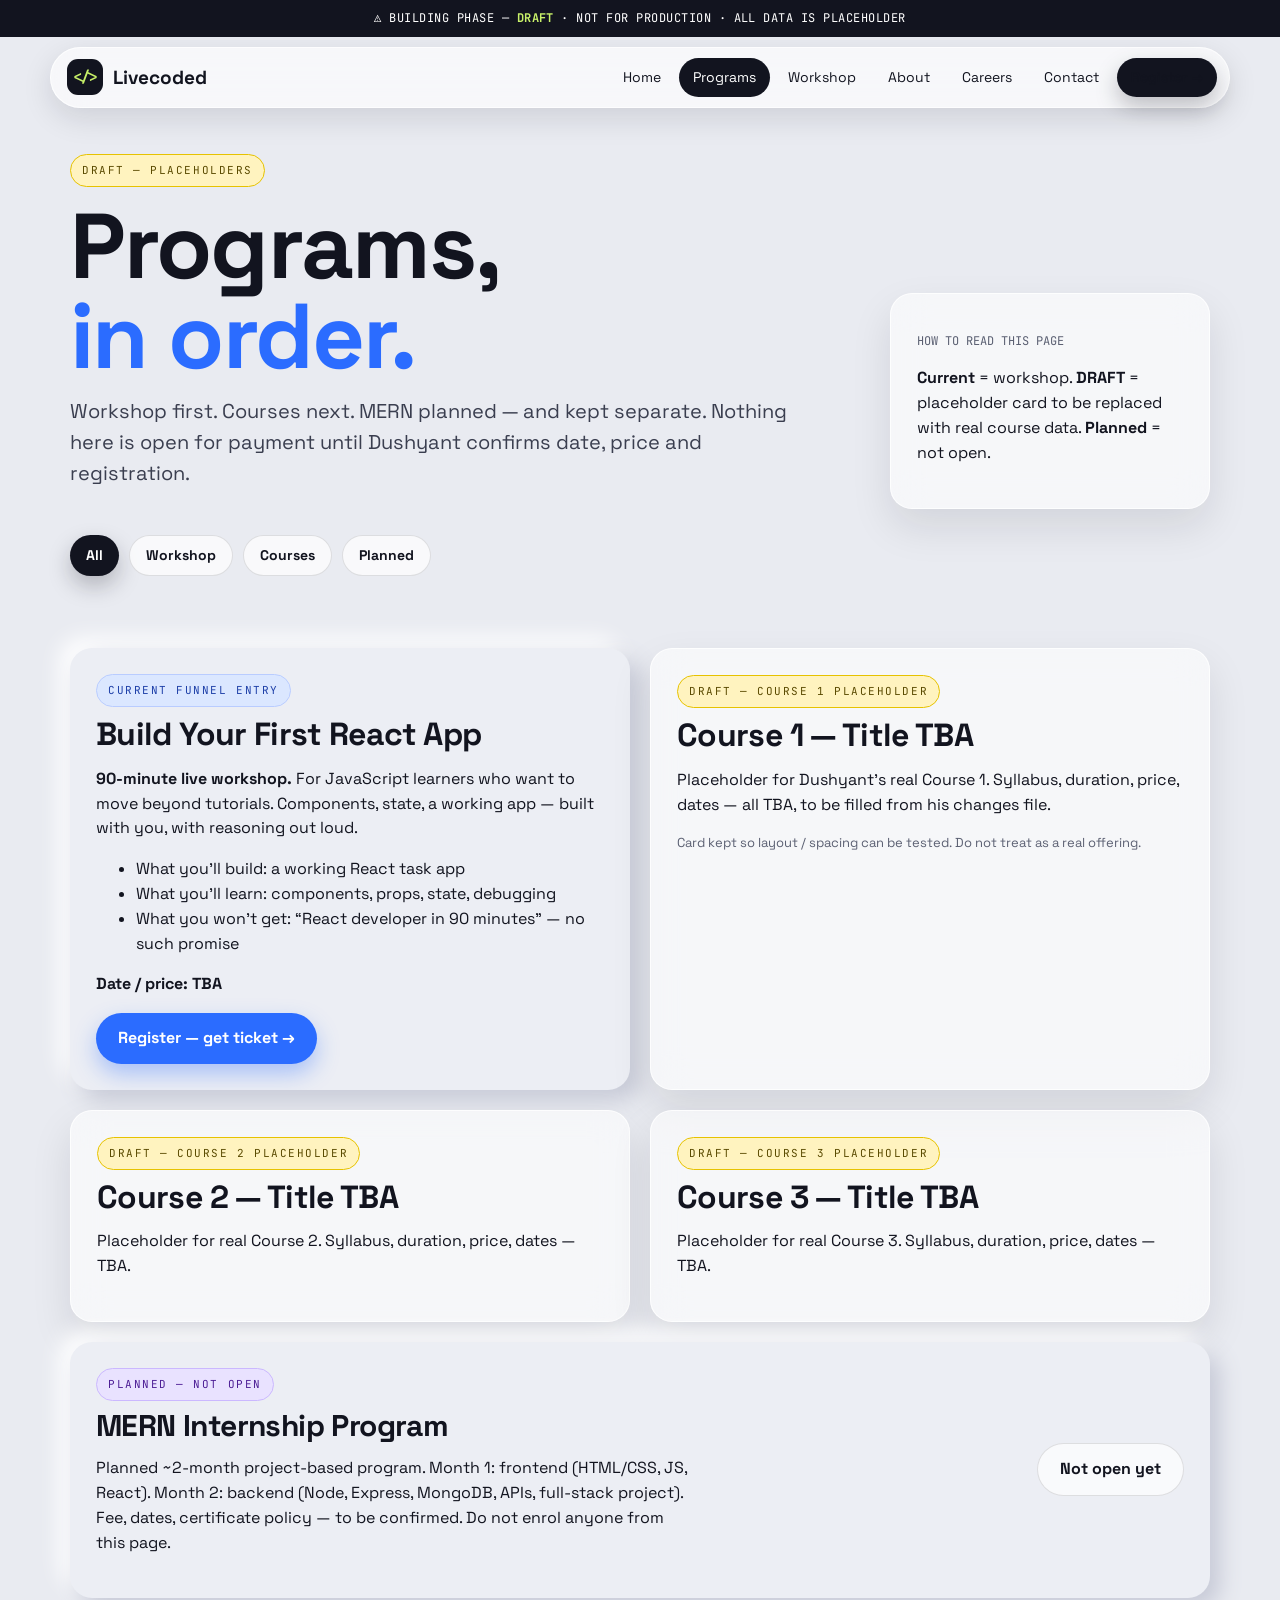
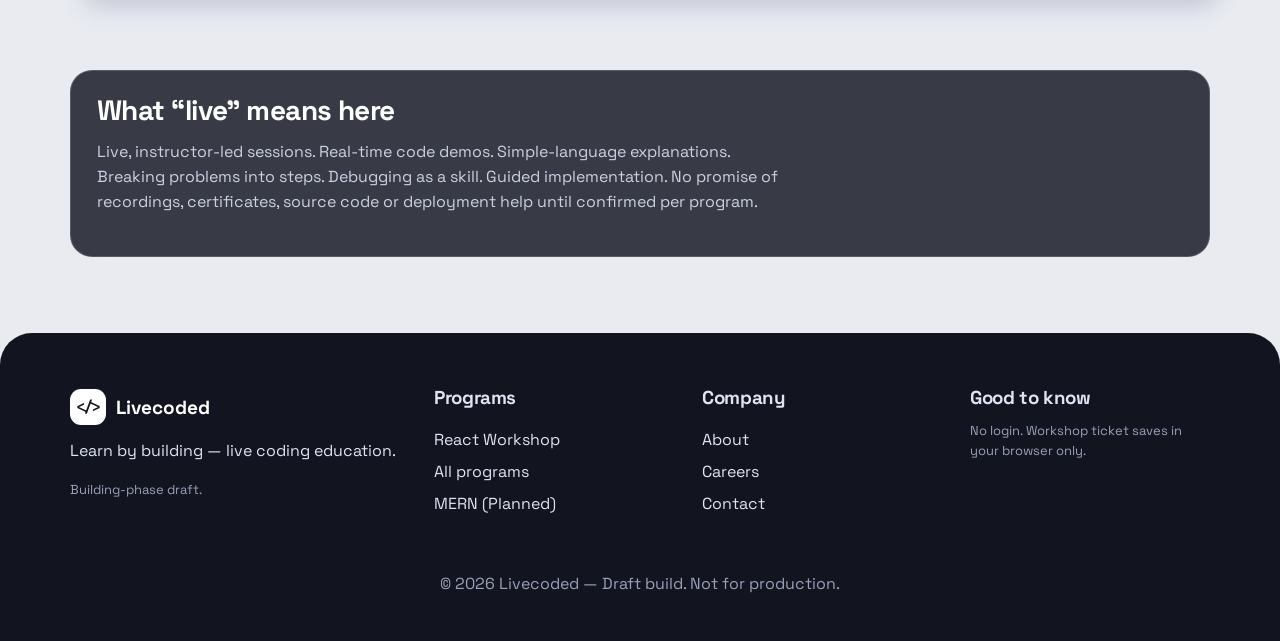
<file: courses.html>
<!DOCTYPE html>
<html lang="en"><head><meta charset="utf-8"><meta name="viewport" content="width=device-width,initial-scale=1">
<title>Programs — Livecoded</title><meta name="description" content="Livecoded programs: React workshop first, courses as DRAFT placeholders, MERN planned.">
<link href="https://fonts.googleapis.com/css2?family=Space+Grotesk:wght@400;500;600;700&family=JetBrains+Mono:wght@400;600&display=swap" rel="stylesheet">
<link rel="stylesheet" href="assets/css/main.css"></head>
<body><a class="skip" href="#main">Skip to content</a>
<div class="draft-banner">⚠ BUILDING PHASE — <b>DRAFT</b> · NOT FOR PRODUCTION · ALL DATA IS PLACEHOLDER</div>
<div class="nav-wrap"><nav class="nav" aria-label="Main"><a class="logo" href="index.html"><span class="logo-mark">&lt;/&gt;</span> Livecoded</a>
<div class="nav-links" id="navLinks"><a href="index.html">Home</a><a href="courses.html" aria-current="page">Programs</a><a href="workshop.html">Workshop</a><a href="about.html">About</a><a href="careers.html">Careers</a><a href="contact.html">Contact</a><a class="btn btn-dark btn-sm" href="workshop.html">Register →</a></div>
<button class="btn btn-ghost btn-sm menu-btn" id="menuBtn" aria-expanded="false" aria-controls="navLinks">Menu</button></nav></div>
<main id="main">
<section class="section-tight"><div class="wrap">
<div style="display:grid;grid-template-columns:1fr 320px;gap:24px;align-items:end">
<div><span class="chip chip-draft">DRAFT — placeholders</span><h1 class="display" style="margin-top:14px">Programs,<br><span class="accent">in order.</span></h1><p class="lede" style="margin-top:14px">Workshop first. Courses next. MERN planned — and kept separate. Nothing here is open for payment until Dushyant confirms date, price and registration.</p></div>
<div class="glass card"><p class="num">HOW TO READ THIS PAGE</p><p><b>Current</b> = workshop. <b>DRAFT</b> = placeholder card to be replaced with real course data. <b>Planned</b> = not open.</p></div>
</div>
<div style="display:flex;gap:10px;flex-wrap:wrap;margin-top:26px"><button class="btn btn-dark btn-sm" data-filter-btn="all">All</button><button class="btn btn-ghost btn-sm" data-filter-btn="workshop">Workshop</button><button class="btn btn-ghost btn-sm" data-filter-btn="course">Courses</button><button class="btn btn-ghost btn-sm" data-filter-btn="planned">Planned</button></div>
</div></section>
<section class="section-tight"><div class="wrap"><div class="bento">
<article class="neu card span-6 reveal" data-course="workshop"><span class="chip chip-blue">Current funnel entry</span><h2 style="font-size:32px;margin-top:12px">Build Your First React App</h2><p><b>90-minute live workshop.</b> For JavaScript learners who want to move beyond tutorials. Components, state, a working app — built with you, with reasoning out loud.</p><ul><li>What you’ll build: a working React task app</li><li>What you’ll learn: components, props, state, debugging</li><li>What you won’t get: “React developer in 90 minutes” — no such promise</li></ul><p><b>Date / price: TBA</b></p><a class="btn btn-blue" href="workshop.html">Register — get ticket →</a></article>
<article class="glass card span-6 reveal" data-course="course"><span class="chip chip-draft">DRAFT — Course 1 placeholder</span><h2 style="font-size:32px;margin-top:12px">Course 1 — Title TBA</h2><p>Placeholder for Dushyant’s real Course 1. Syllabus, duration, price, dates — all TBA, to be filled from his changes file.</p><p class="help">Card kept so layout / spacing can be tested. Do not treat as a real offering.</p></article>
<article class="glass card span-6 reveal" data-course="course"><span class="chip chip-draft">DRAFT — Course 2 placeholder</span><h2 style="font-size:32px;margin-top:12px">Course 2 — Title TBA</h2><p>Placeholder for real Course 2. Syllabus, duration, price, dates — TBA.</p></article>
<article class="glass card span-6 reveal" data-course="course"><span class="chip chip-draft">DRAFT — Course 3 placeholder</span><h2 style="font-size:32px;margin-top:12px">Course 3 — Title TBA</h2><p>Placeholder for real Course 3. Syllabus, duration, price, dates — TBA.</p></article>
<article class="neu card span-12 reveal" data-course="planned"><div style="display:flex;justify-content:space-between;gap:16px;flex-wrap:wrap;align-items:center"><div><span class="chip chip-purple">Planned — not open</span><h2 style="font-size:30px;margin-top:10px">MERN Internship Program</h2><p style="max-width:60ch">Planned ~2-month project-based program. Month 1: frontend (HTML/CSS, JS, React). Month 2: backend (Node, Express, MongoDB, APIs, full-stack project). Fee, dates, certificate policy — to be confirmed. Do not enrol anyone from this page.</p></div><span class="btn btn-ghost" aria-disabled="true">Not open yet</span></div></article>
</div></div></section>
<section class="section-tight"><div class="wrap"><div class="bento">
<div class="glass-dark card span-12 reveal"><h2 style="font-size:28px">What “live” means here</h2><p style="color:#cbd0e2;max-width:70ch">Live, instructor-led sessions. Real-time code demos. Simple-language explanations. Breaking problems into steps. Debugging as a skill. Guided implementation. No promise of recordings, certificates, source code or deployment help until confirmed per program.</p></div>
</div></div></section>
</main>
<footer><div class="wrap"><div class="footer-grid"><div><a class="logo" href="index.html" style="color:#fff"><span class="logo-mark" style="background:#fff;color:#12141f">&lt;/&gt;</span> Livecoded</a><p style="margin-top:14px">Learn by building — live coding education.</p><p class="help" style="color:#9aa0b8">Building-phase draft.</p></div><div><h3>Programs</h3><ul style="list-style:none;padding:0;line-height:2"><li><a href="workshop.html">React Workshop</a></li><li><a href="courses.html">All programs</a></li><li><a href="courses.html">MERN (Planned)</a></li></ul></div><div><h3>Company</h3><ul style="list-style:none;padding:0;line-height:2"><li><a href="about.html">About</a></li><li><a href="careers.html">Careers</a></li><li><a href="contact.html">Contact</a></li></ul></div><div><h3>Good to know</h3><p class="help" style="color:#9aa0b8">No login. Workshop ticket saves in your browser only.</p></div></div><p style="text-align:center;color:#9aa0b8;margin-top:36px">© 2026 Livecoded — Draft build. Not for production.</p></div></footer>
<script src="assets/js/main.js"></script></body></html>
</file>
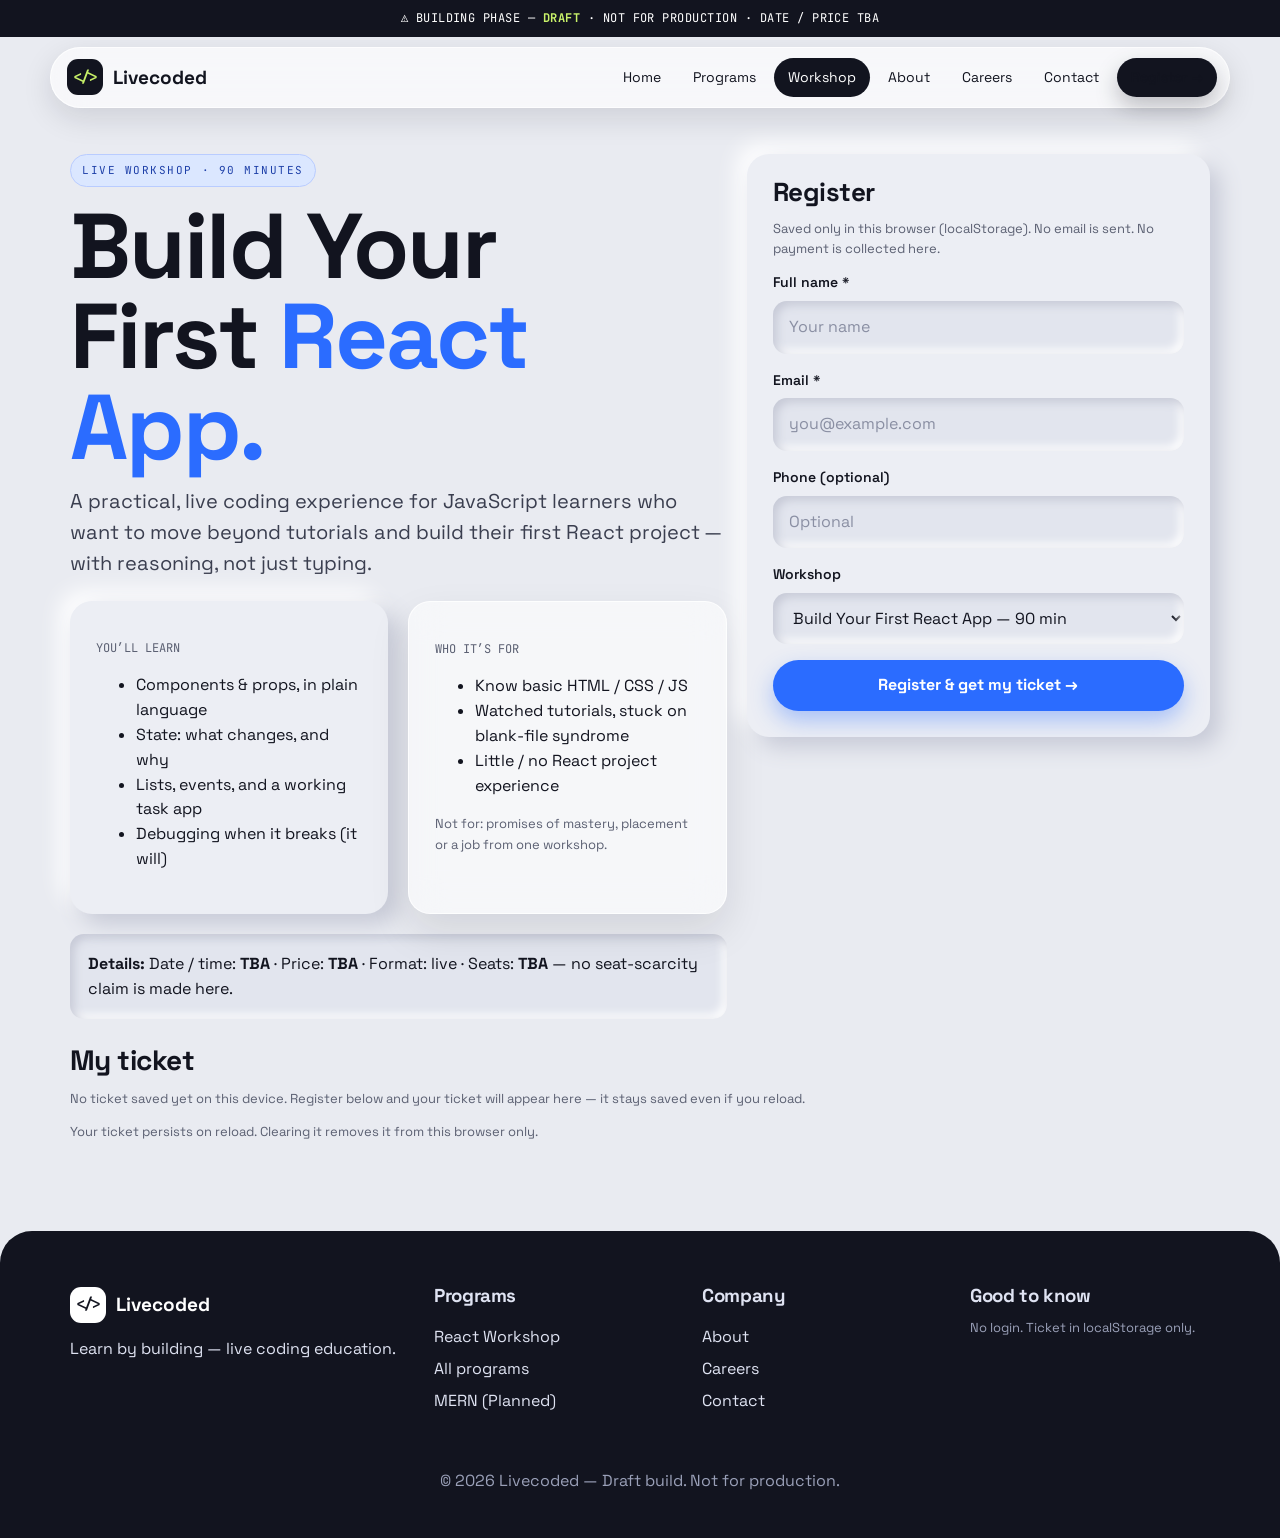
<file: workshop.html>
<!DOCTYPE html>
<html lang="en"><head><meta charset="utf-8"><meta name="viewport" content="width=device-width,initial-scale=1">
<title>Workshop — Build Your First React App — Livecoded</title><meta name="description" content="Register for the Livecoded 90-minute React workshop. Ticket saved in your browser. Draft build.">
<link href="https://fonts.googleapis.com/css2?family=Space+Grotesk:wght@400;500;600;700&family=JetBrains+Mono:wght@400;600&display=swap" rel="stylesheet">
<link rel="stylesheet" href="assets/css/main.css"></head>
<body><a class="skip" href="#main">Skip to content</a>
<div class="draft-banner">⚠ BUILDING PHASE — <b>DRAFT</b> · NOT FOR PRODUCTION · DATE / PRICE TBA</div>
<div class="nav-wrap"><nav class="nav" aria-label="Main"><a class="logo" href="index.html"><span class="logo-mark">&lt;/&gt;</span> Livecoded</a>
<div class="nav-links" id="navLinks"><a href="index.html">Home</a><a href="courses.html">Programs</a><a href="workshop.html" aria-current="page">Workshop</a><a href="about.html">About</a><a href="careers.html">Careers</a><a href="contact.html">Contact</a><a class="btn btn-dark btn-sm" href="workshop.html">Register →</a></div>
<button class="btn btn-ghost btn-sm menu-btn" id="menuBtn" aria-expanded="false" aria-controls="navLinks">Menu</button></nav></div>
<main id="main">
<section class="section-tight"><div class="wrap"><div class="bento">
<div class="span-7"><span class="chip chip-blue">Live workshop · 90 minutes</span><h1 class="display" style="margin-top:14px">Build Your<br>First <span class="accent">React App.</span></h1><p class="lede" style="margin-top:14px">A practical, live coding experience for JavaScript learners who want to move beyond tutorials and build their first React project — with reasoning, not just typing.</p>
<div class="bento" style="margin-top:22px">
<div class="neu card span-6"><p class="num">YOU’LL LEARN</p><ul><li>Components &amp; props, in plain language</li><li>State: what changes, and why</li><li>Lists, events, and a working task app</li><li>Debugging when it breaks (it will)</li></ul></div>
<div class="glass card span-6"><p class="num">WHO IT’S FOR</p><ul><li>Know basic HTML / CSS / JS</li><li>Watched tutorials, stuck on blank-file syndrome</li><li>Little / no React project experience</li></ul><p class="help">Not for: promises of mastery, placement or a job from one workshop.</p></div>
</div>
<div class="neu-inset" style="padding:18px;margin-top:20px"><p style="margin:0"><b>Details:</b> Date / time: <b>TBA</b> · Price: <b>TBA</b> · Format: live · Seats: <b>TBA</b> — no seat-scarcity claim is made here.</p></div>
</div>
<div class="span-5"><div class="neu card" style="padding:26px"><h2 style="font-size:26px">Register</h2><p class="help">Saved only in this browser (localStorage). No email is sent. No payment is collected here.</p>
<form id="workshopForm" novalidate>
<div class="field"><label for="wsName">Full name *</label><input id="wsName" name="name" type="text" placeholder="Your name" autocomplete="name" required></div>
<div class="field"><label for="wsEmail">Email *</label><input id="wsEmail" name="email" type="email" placeholder="you@example.com" autocomplete="email" required></div>
<div class="field"><label for="wsPhone">Phone (optional)</label><input id="wsPhone" name="phone" type="tel" placeholder="Optional" autocomplete="tel"></div>
<div class="field"><label for="wsChoice">Workshop</label><select id="wsChoice" name="workshop"><option>Build Your First React App — 90 min</option><option>Notify me about future workshops</option></select></div>
<p class="error" id="wsError" role="alert"></p>
<p id="wsSuccess" hidden style="background:#d9f7e3;border:1px solid #a8e6bf;padding:12px;border-radius:12px"></p>
<button class="btn btn-blue" type="submit" style="width:100%;justify-content:center">Register &amp; get my ticket →</button>
</form>
</div></div>
</div>
<div class="bento" style="margin-top:28px"><div class="span-12"><h2 style="font-size:28px">My ticket</h2><div id="myTicket" style="margin-top:14px"></div><p class="help">Your ticket persists on reload. Clearing it removes it from this browser only.</p></div></div>
</div></section>
</main>
<footer><div class="wrap"><div class="footer-grid"><div><a class="logo" href="index.html" style="color:#fff"><span class="logo-mark" style="background:#fff;color:#12141f">&lt;/&gt;</span> Livecoded</a><p style="margin-top:14px">Learn by building — live coding education.</p></div><div><h3>Programs</h3><ul style="list-style:none;padding:0;line-height:2"><li><a href="workshop.html">React Workshop</a></li><li><a href="courses.html">All programs</a></li><li><a href="courses.html">MERN (Planned)</a></li></ul></div><div><h3>Company</h3><ul style="list-style:none;padding:0;line-height:2"><li><a href="about.html">About</a></li><li><a href="careers.html">Careers</a></li><li><a href="contact.html">Contact</a></li></ul></div><div><h3>Good to know</h3><p class="help" style="color:#9aa0b8">No login. Ticket in localStorage only.</p></div></div><p style="text-align:center;color:#9aa0b8;margin-top:36px">© 2026 Livecoded — Draft build. Not for production.</p></div></footer>
<script src="assets/js/main.js"></script></body></html>
</file>
<file: assets/css/main.css>
/* Livecoded v2 — new-gen design system
   Neumorphism (soft extruded surfaces) + Glassmorphism (frosted panels).
   Base: cool light-grey canvas. Ink: near-black. Accents: electric blue + cyan.
   Fonts: Space Grotesk (display/body) + JetBrains Mono (labels/code). */
:root{
  --bg:#e9ebf1; --bg2:#e2e5ee; --surface:#eceef4; --ink:#12141f; --muted:#5b6072;
  --blue:#2b6cff; --cyan:#22d3ee; --violet:#7c5cff; --lime:#c8f169;
  --neu-dark:#c6c9d6; --neu-light:#ffffff;
  --radius:22px; --radius-sm:14px;
  --shadow-neu:10px 10px 22px var(--neu-dark), -10px -10px 22px var(--neu-light);
  --shadow-neu-sm:6px 6px 14px var(--neu-dark), -6px -6px 14px var(--neu-light);
  --shadow-inset:inset 4px 4px 10px var(--neu-dark), inset -4px -4px 10px var(--neu-light);
}
*{box-sizing:border-box}
html{scroll-behavior:smooth}
body{margin:0;background:var(--bg);color:var(--ink);font-family:"Space Grotesk",system-ui,sans-serif;line-height:1.55;overflow-x:hidden}
a{color:inherit}
a:focus-visible,button:focus-visible,input:focus-visible,select:focus-visible,textarea:focus-visible{outline:3px solid var(--blue);outline-offset:3px;border-radius:8px}
.mono{font-family:"JetBrains Mono",monospace}
.small-label{font-family:"JetBrains Mono",monospace;font-size:11px;letter-spacing:.22em;text-transform:uppercase;color:var(--muted)}
/* DRAFT banner */
.draft-banner{position:sticky;top:0;z-index:100;background:#12141f;color:#fff;font-family:"JetBrains Mono",monospace;font-size:12px;letter-spacing:.04em;text-align:center;padding:9px 12px}
.draft-banner b{color:var(--lime)}
/* Nav — floating glass pill, not a full-width bar */
.nav-wrap{position:sticky;top:34px;z-index:90;padding:10px 16px}
.nav{max-width:1180px;margin:0 auto;display:flex;align-items:center;justify-content:space-between;gap:16px;padding:10px 12px 10px 16px;border-radius:999px;background:rgba(255,255,255,.62);backdrop-filter:blur(16px);-webkit-backdrop-filter:blur(16px);border:1px solid rgba(255,255,255,.75);box-shadow:0 10px 30px rgba(18,20,31,.12)}
.logo{display:flex;align-items:center;gap:10px;text-decoration:none;font-weight:700;font-size:19px}
.logo-mark{width:36px;height:36px;border-radius:11px;display:grid;place-items:center;background:var(--ink);color:var(--lime);font-family:"JetBrains Mono",monospace;font-size:15px}
.nav-links{display:flex;gap:4px;align-items:center}
.nav-links a{text-decoration:none;font-size:14px;padding:9px 14px;border-radius:999px;color:var(--ink)}
.nav-links a:hover,.nav-links a[aria-current="page"]{background:var(--ink);color:#fff}
.btn{display:inline-flex;align-items:center;gap:8px;text-decoration:none;border:0;cursor:pointer;font:inherit;font-weight:700;padding:13px 22px;border-radius:999px;transition:transform .18s ease,box-shadow .18s ease}
.btn:hover{transform:translateY(-2px)}
.btn-dark{background:var(--ink);color:#fff;box-shadow:0 10px 22px rgba(18,20,31,.25)}
.btn-blue{background:var(--blue);color:#fff;box-shadow:0 10px 22px rgba(43,108,255,.35)}
.btn-ghost{background:rgba(255,255,255,.7);border:1px solid rgba(18,20,31,.12);color:var(--ink)}
.btn-sm{padding:9px 16px;font-size:14px}
.menu-btn{display:none}
@media(max-width:860px){.nav-links{display:none}.nav-links.open{display:flex;position:absolute;top:74px;left:16px;right:16px;flex-direction:column;align-items:stretch;background:rgba(255,255,255,.96);border-radius:20px;padding:12px;box-shadow:var(--shadow-neu)}.menu-btn{display:inline-flex}}
/* Layout helpers */
.wrap{max-width:1180px;margin:0 auto;padding:0 20px}
.section{padding:64px 0}
.section-tight{padding:36px 0}
h1,h2,h3{line-height:.98;letter-spacing:-.02em;margin:0}
.display{font-size:clamp(44px,7.2vw,92px);font-weight:700}
.display span.accent{color:var(--blue)}
.lede{font-size:clamp(16px,1.6vw,20px);color:#3a3e4f;max-width:56ch}
/* Neumorphism + glass primitives */
.neu{background:var(--surface);border-radius:var(--radius);box-shadow:var(--shadow-neu)}
.neu-sm{background:var(--surface);border-radius:var(--radius-sm);box-shadow:var(--shadow-neu-sm)}
.neu-inset{background:var(--bg2);border-radius:var(--radius-sm);box-shadow:var(--shadow-inset)}
.glass{background:rgba(255,255,255,.58);backdrop-filter:blur(18px);-webkit-backdrop-filter:blur(18px);border:1px solid rgba(255,255,255,.8);border-radius:var(--radius);box-shadow:0 18px 40px rgba(18,20,31,.10)}
.glass-dark{background:rgba(18,20,31,.82);color:#fff;backdrop-filter:blur(18px);border:1px solid rgba(255,255,255,.16);border-radius:var(--radius)}
.chip{display:inline-flex;align-items:center;gap:6px;font-family:"JetBrains Mono",monospace;font-size:11px;letter-spacing:.14em;text-transform:uppercase;padding:7px 11px;border-radius:999px;background:#fff;border:1px solid rgba(18,20,31,.1)}
.chip-draft{background:#fff3bf;border-color:#e6c200;color:#5a4a00}
.chip-blue{background:#dbe7ff;border-color:#b9ccff;color:#1d3fa8}
.chip-green{background:#d9f7e3;border-color:#a8e6bf;color:#14532d}
.chip-purple{background:#e9e2ff;border-color:#cbb8ff;color:#4c1d95}
/* Ticker */
.ticker{overflow:hidden;white-space:nowrap;background:var(--ink);color:#fff;padding:12px 0;transform:rotate(-.6deg) scale(1.02);margin:18px 0}
.ticker-inner{display:inline-flex;gap:36px;animation:tick 26s linear infinite;font-family:"JetBrains Mono",monospace;font-size:13px;letter-spacing:.14em;text-transform:uppercase}
@keyframes tick{from{transform:translateX(0)}to{transform:translateX(-50%)}}
/* Bento grid */
.bento{display:grid;grid-template-columns:repeat(12,1fr);gap:20px}
.bento>*{min-width:0}
.span-7{grid-column:span 7}.span-5{grid-column:span 5}.span-6{grid-column:span 6}.span-4{grid-column:span 4}.span-8{grid-column:span 8}.span-12{grid-column:span 12}.span-3{grid-column:span 3}
@media(max-width:860px){.bento>*{grid-column:span 12}}
.card{padding:26px;position:relative;overflow:hidden}
.card:hover{transform:translateY(-3px);transition:transform .2s ease}
.num{font-family:"JetBrains Mono",monospace;font-size:12px;color:var(--muted)}
/* Code terminal */
.terminal{background:#12141f;color:#e8ecff;border-radius:18px;padding:18px;font-family:"JetBrains Mono",monospace;font-size:13px;line-height:1.7;box-shadow:0 24px 50px rgba(18,20,31,.35);overflow:auto}
.terminal .dots{display:flex;gap:6px;margin-bottom:12px}
.dot{width:10px;height:10px;border-radius:50%}
.kw{color:#7dd3fc}.fn{color:#c8f169}.str{color:#fda4af}.cm{color:#8b93a8}
.caret{display:inline-block;width:8px;background:var(--lime);animation:blink 1s steps(1) infinite}
@keyframes blink{50%{opacity:0}}
/* Reveal + float */
.reveal{opacity:0;transform:translateY(26px);transition:opacity .7s ease,transform .7s ease}
.reveal.in{opacity:1;transform:none}
.float-slow{animation:floaty 6s ease-in-out infinite}
@keyframes floaty{0%,100%{transform:translateY(0) rotate(-1deg)}50%{transform:translateY(-10px) rotate(1deg)}}
.blob{position:absolute;border-radius:50%;filter:blur(40px);opacity:.55;pointer-events:none}
/* Forms */
.field{margin-bottom:16px}
.field label{display:block;font-weight:600;margin-bottom:7px;font-size:14px}
.field input,.field select,.field textarea{width:100%;padding:14px 16px;border:0;border-radius:14px;background:var(--bg2);box-shadow:var(--shadow-inset);font:inherit;color:var(--ink)}
.field input::placeholder,.field textarea::placeholder{color:#8a8fa3}
.help{font-size:13px;color:var(--muted)}
.error{color:#b42318;font-size:13px;margin-top:6px}
/* Ticket */
.ticket{background:#fff;border:1.5px dashed var(--ink);border-radius:18px;padding:22px;position:relative}
.ticket-id{font-family:"JetBrains Mono",monospace;font-size:22px;font-weight:700;letter-spacing:.06em}
.qr{width:84px;height:84px;border-radius:12px;background:repeating-linear-gradient(0deg,#12141f 0 4px,transparent 4px 8px),repeating-linear-gradient(90deg,#12141f 0 4px,transparent 4px 8px);background-blend-mode:multiply;border:2px solid var(--ink)}
/* FAQ */
.faq{border-bottom:1px solid rgba(18,20,31,.12)}
.faq button{width:100%;display:flex;justify-content:space-between;gap:16px;background:none;border:0;font:inherit;text-align:left;padding:20px 4px;cursor:pointer;font-weight:700}
.faq .answer{display:none;padding:0 4px 20px;color:#3a3e4f}
.faq.open .answer{display:block}
/* Footer */
footer{margin-top:40px;background:#12141f;color:#dfe3f2;padding:56px 0 28px;border-radius:32px 32px 0 0}
footer a{color:#dfe3f2;text-decoration:none}
footer a:hover{color:#fff;text-decoration:underline}
.footer-grid{display:grid;grid-template-columns:1.4fr 1fr 1fr 1fr;gap:28px}
@media(max-width:860px){.footer-grid{grid-template-columns:1fr 1fr}}
.skip{position:absolute;left:-9999px}
.skip:focus{position:static;background:#fff;padding:8px}
@media(prefers-reduced-motion:reduce){*{animation:none!important;transition:none!important}.ticker-inner{animation:none}}
</file>
